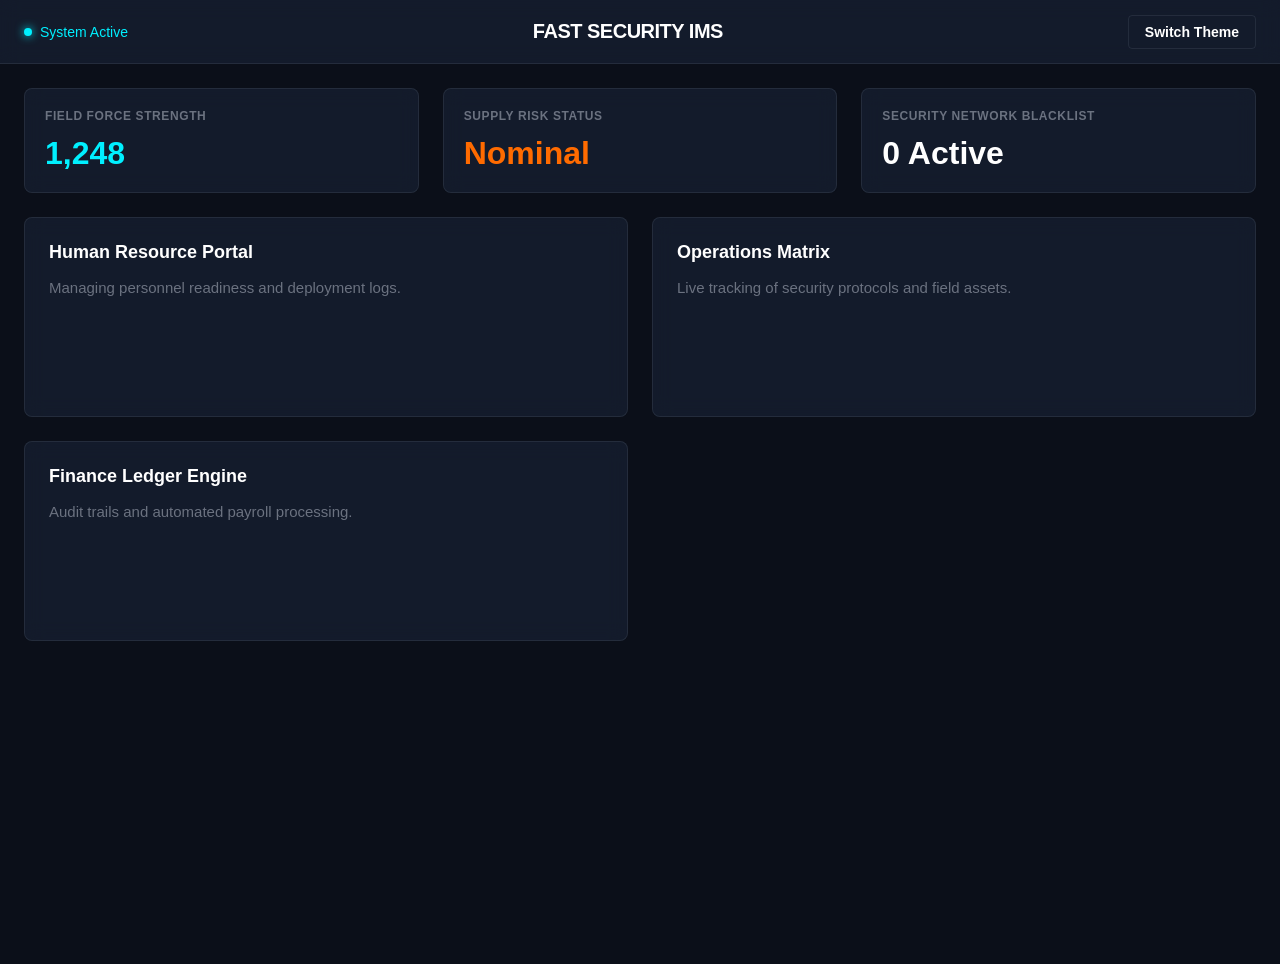
<file: index.html>
<!DOCTYPE html>
<html lang="en" data-theme="dark">
<head>
    <meta charset="UTF-8">
    <meta name="viewport" content="width=device-width, initial-scale=1.0">
    <title>Fast Security IMS | Tactical Command</title>
    <link rel="stylesheet" href="style.css">
</head>
<body class="baseCanvas">
    <header class="topControlBar">
        <div class="systemStatusContainer">
            <span class="statusDot"></span>
            <span class="statusText">System Active</span>
        </div>
        <div class="companyProfileWrapper">
            <h1 class="brandingText">Fast Security IMS</h1>
        </div>
        <div class="themeToggleWrapper">
            <button id="themeSwitcher" class="themeButton">Switch Theme</button>
        </div>
    </header>

    <main class="coreWorkspace">
        <section class="telemetryGrid">
            <div class="telemetryWidget" id="Widget1">
                <h3 class="widgetLabel">Field Force Strength</h3>
                <div class="widgetValue voltCyanText">1,248</div>
            </div>
            <div class="telemetryWidget" id="Widget2">
                <h3 class="widgetLabel">Supply Risk Status</h3>
                <div class="widgetValue alertOrangeText">Nominal</div>
            </div>
            <div class="telemetryWidget" id="Widget3">
                <h3 class="widgetLabel">Security Network Blacklist</h3>
                <div class="widgetValue">0 Active</div>
            </div>
        </section>

        <section class="modularMatrix">
            <div class="matrixPanel" id="Panel1">
                <h2 class="panelTitle">Human Resource Portal</h2>
                <div class="panelContent">
                    <p class="mutedText">Managing personnel readiness and deployment logs.</p>
                </div>
            </div>
            <div class="matrixPanel" id="Panel2">
                <h2 class="panelTitle">Operations Matrix</h2>
                <div class="panelContent">
                    <p class="mutedText">Live tracking of security protocols and field assets.</p>
                </div>
            </div>
            <div class="matrixPanel" id="Panel3">
                <h2 class="panelTitle">Finance Ledger Engine</h2>
                <div class="panelContent">
                    <p class="mutedText">Audit trails and automated payroll processing.</p>
                </div>
            </div>
        </section>
    </main>

    <script src="app.js"></script>
</body>
</html>
</file>
<file: style.css>
/* Clean CamelCase Variable Design without dashes or underscores */
:root {
    /* Theme A: Tactical Cyber Dark Mode */
    --baseCanvasDark: #0B0F19;
    --panelContainerDark: rgba(22, 31, 48, 0.8);
    --voltCyan: #00F0FF;
    --alertOrange: #FF6B00;
    --neutralGrey: #6B7280;

    /* Theme B: Corporate Light Mode */
    --baseCanvasLight: #F9FAFB;
    --panelContainerLight: #FFFFFF;
    --voltCyanLight: #00A3C4;
    --alertOrangeLight: #E65100;
    --mutedGreyLight: #9CA3AF;
    
    /* Active Assignments */
    --baseCanvas: var(--baseCanvasDark);
    --panelContainer: var(--panelContainerDark);
    --accentColor: var(--voltCyan);
    --warningColor: var(--alertOrange);
    --textColor: #FFFFFF;
    --mutedText: var(--neutralGrey);
    --borderStyle: 1px solid rgba(107, 114, 128, 0.2);
    --shadowStyle: none;
    --backdropBlur: blur(10px);
}

[data-theme="light"] {
    --baseCanvas: var(--baseCanvasLight);
    --panelContainer: var(--panelContainerLight);
    --accentColor: var(--voltCyanLight);
    --warningColor: var(--alertOrangeLight);
    --textColor: #111827;
    --mutedText: var(--mutedGreyLight);
    --borderStyle: 1px solid rgba(156, 163, 175, 0.1);
    --shadowStyle: 0 4px 6px -1px rgba(0, 0, 0, 0.1), 0 2px 4px -1px rgba(0, 0, 0, 0.06);
    --backdropBlur: none;
}

* {
    margin: 0;
    padding: 0;
    box-sizing: border-box;
    font-family: 'Inter', -apple-system, BlinkMacSystemFont, "Segoe UI", Roboto, sans-serif;
}

body {
    background-color: var(--baseCanvas);
    color: var(--textColor);
    transition: background-color 0.3s ease, color 0.3s ease;
    min-height: 100vh;
}

/* 2. COMPONENT LAYOUT ARCHITECTURE */

.topControlBar {
    position: fixed;
    top: 0;
    width: 100%;
    height: 64px;
    display: flex;
    align-items: center;
    justify-content: space-between;
    padding: 0 24px;
    background-color: var(--panelContainer);
    backdrop-filter: var(--backdropBlur);
    border-bottom: var(--borderStyle);
    z-index: 1000;
}

.brandingText {
    font-size: 1.25rem;
    font-weight: 700;
    letter-spacing: -0.025em;
    text-transform: uppercase;
}

.systemStatusContainer {
    display: flex;
    align-items: center;
    gap: 8px;
    font-size: 0.875rem;
    font-weight: 500;
    color: var(--accentColor);
}

.statusDot {
    width: 8px;
    height: 8px;
    background-color: var(--accentColor);
    border-radius: 50%;
    box-shadow: 0 0 10px var(--accentColor);
}

.themeButton {
    background-color: transparent;
    border: var(--borderStyle);
    color: var(--textColor);
    padding: 8px 16px;
    border-radius: 4px;
    cursor: pointer;
    font-size: 0.875rem;
    font-weight: 600;
    transition: all 0.2s ease;
}

.themeButton:hover {
    background-color: var(--accentColor);
    color: var(--baseCanvasDark);
    border-color: var(--accentColor);
}

.coreWorkspace {
    margin-top: 64px;
    padding: 24px;
    max-width: 1440px;
    margin-left: auto;
    margin-right: auto;
}

/* GRID MATRIX */

.telemetryGrid {
    display: grid;
    grid-template-columns: repeat(auto-fit, minmax(280px, 1fr));
    gap: 24px;
    margin-bottom: 24px;
}

.telemetryWidget {
    background-color: var(--panelContainer);
    backdrop-filter: var(--backdropBlur);
    border: var(--borderStyle);
    border-radius: 8px;
    padding: 20px;
    box-shadow: var(--shadowStyle);
}

.widgetLabel {
    font-size: 0.75rem;
    text-transform: uppercase;
    color: var(--mutedText);
    margin-bottom: 12px;
    letter-spacing: 0.05em;
}

.widgetValue {
    font-size: 2rem;
    font-weight: 700;
}

.modularMatrix {
    display: grid;
    grid-template-columns: repeat(auto-fit, minmax(400px, 1fr));
    gap: 24px;
}

.matrixPanel {
    background-color: var(--panelContainer);
    backdrop-filter: var(--backdropBlur);
    border: var(--borderStyle);
    border-radius: 8px;
    padding: 24px;
    min-height: 200px;
    box-shadow: var(--shadowStyle);
}

.panelTitle {
    font-size: 1.125rem;
    font-weight: 600;
    margin-bottom: 16px;
}

/* UTILITIES */
.voltCyanText { color: var(--accentColor); }
.alertOrangeText { color: var(--warningColor); }
.mutedText { color: var(--mutedText); font-size: 0.9375rem; }

@media (max-width: 768px) {
    .modularMatrix {
        grid-template-columns: 1fr;
    }
}
</file>
